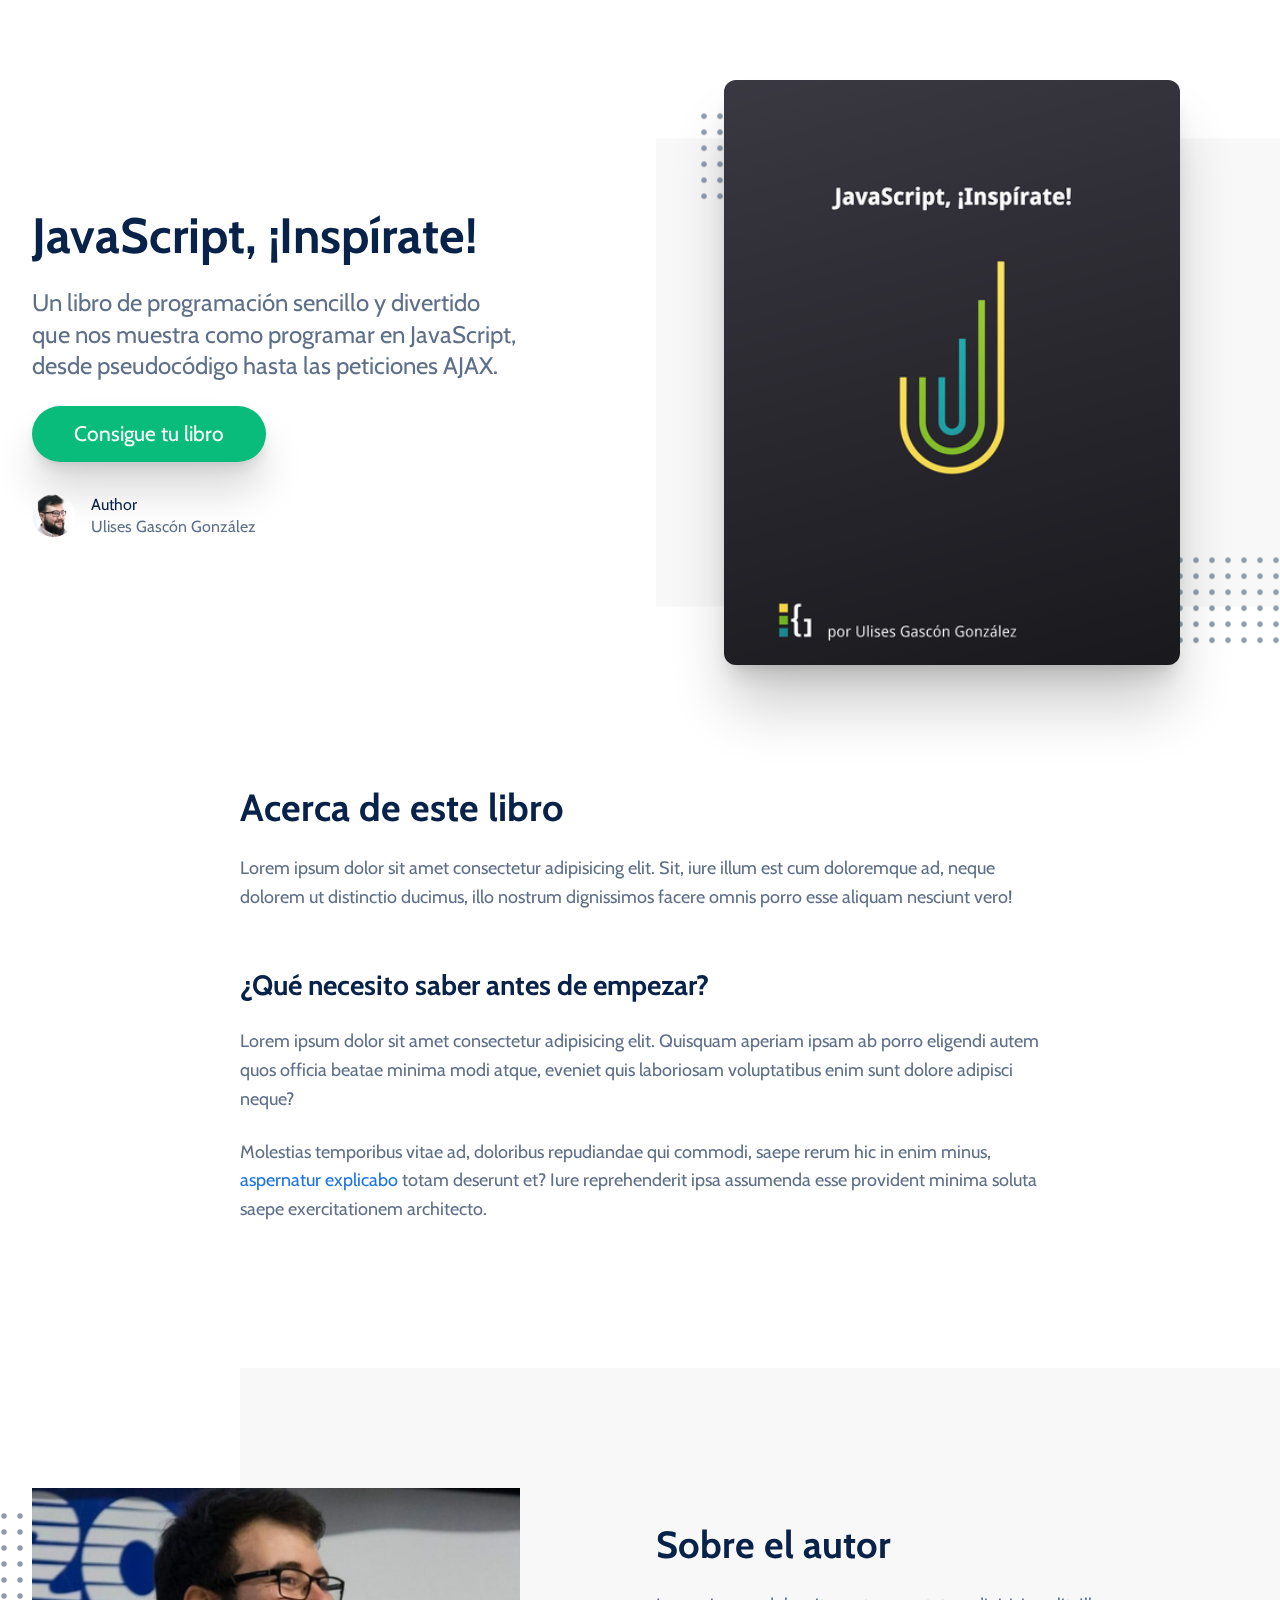
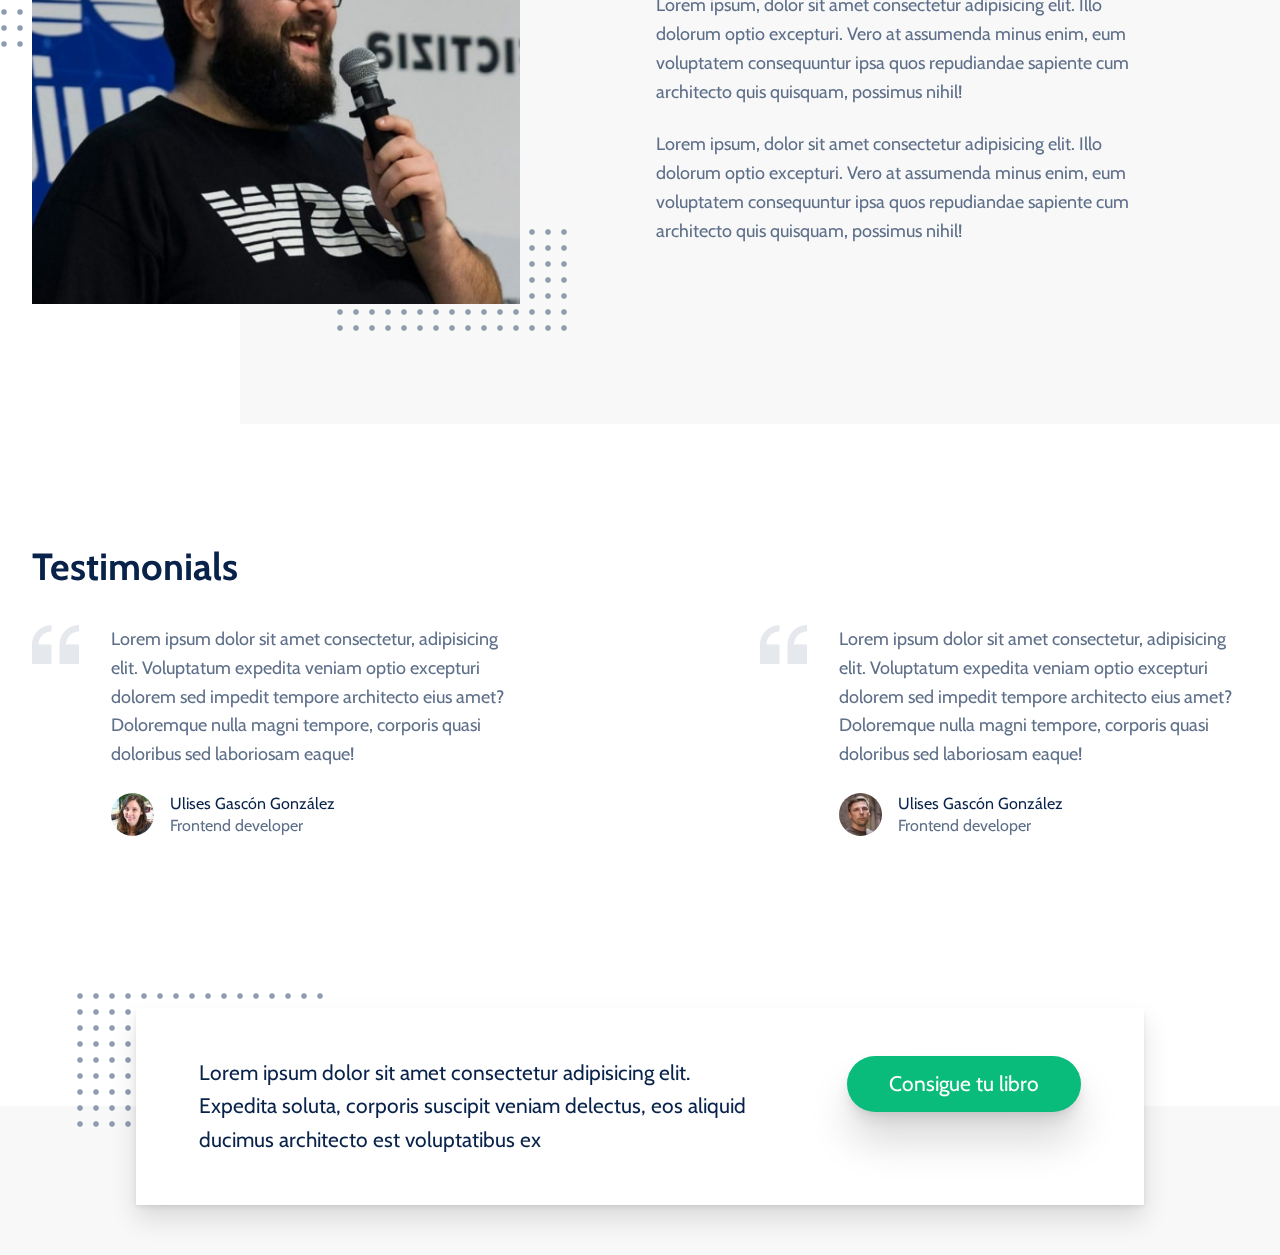
<file: index.html>
<!DOCTYPE html>
<html lang="es">
<head>
    <meta charset="UTF-8">
    <meta name="viewport" content="width=device-width, initial-scale=1.0">
    <title>JavaScript, ¡Inspírate!</title>
    <link href="https://fonts.googleapis.com/css2?family=Cabin:wdth,wght@0,200..900&display=swap" rel="stylesheet">
    <link rel="stylesheet" href="style.css">
</head>
<body>
<div class="global">
    <section class="grid">
        <div class="md:column-start-8 bg-book"></div>
        <div class="md:column-start-8 dots dots-book-top"></div>
        <div class="md:column-start-8 dots dots-book-bottom"></div>
        <div class="md:column-start-8 book">
            <div class="book-wrapper">
                <img src="img/book.png" width="456" height="585" alt="" />
                <div class="filter"></div>
            </div>
        </div>
        <div class="hero">
            <h1 class="title">JavaScript, ¡Inspírate!</h1>
            <h2 class="subtitle">Un libro de programación sencillo y divertido que nos muestra como programar en JavaScript, desde pseudocódigo hasta las peticiones AJAX.</h2>
            <div class="margin-bottom"><a href="#" class="button">Consigue tu libro</a></div>
            <div class="person">
                <div class="person__avatar">
                    <img src="img/author.jpg" alt="" width="43" height="43" class="avatar">
                </div>
                <div>
                    <div class="color-dark">Author</div>
                    <div>Ulises Gascón González</div>
                </div>
            </div>
        </div>
    </section>
    <div class="grid">
        <div class="details">
            <h2>Acerca de este libro</h2>
            <div>
                <p>Lorem ipsum dolor sit amet consectetur adipisicing elit. Sit, iure illum est cum doloremque ad, neque dolorem ut distinctio ducimus, illo nostrum dignissimos facere omnis porro esse aliquam nesciunt vero!</p>
            </div>
            <h3>¿Qué necesito saber antes de empezar?</h3>
            <div>
                <p>Lorem ipsum dolor sit amet consectetur adipisicing elit. Quisquam aperiam ipsam ab porro eligendi autem quos officia beatae minima modi atque, eveniet quis laboriosam voluptatibus enim sunt dolore adipisci neque?</p>
                <p>Molestias temporibus vitae ad, doloribus repudiandae qui commodi, saepe rerum hic in enim minus, <a href="#">aspernatur explicabo</a> totam deserunt et? Iure reprehenderit ipsa assumenda esse provident minima soluta saepe exercitationem architecto.</p>
            </div>
        </div>
    </div>
    <div class="grid grid--about">
        <div class="about-bg"></div>
        <div class="about-photo">
            <div class="dots dots-author-top"></div>
            <div class="dots dots-author-bottom"></div>
            <img src="img/photo-author.jpg" alt="" width="528" height="450">
        </div>
        <div class="about">
            <h2>Sobre el autor</h2>
            <div>
                <p>Lorem ipsum, dolor sit amet consectetur adipisicing elit. Illo dolorum optio excepturi. Vero at assumenda minus enim, eum voluptatem consequuntur ipsa quos repudiandae sapiente cum architecto quis quisquam, possimus nihil!</p>
                <p>Lorem ipsum, dolor sit amet consectetur adipisicing elit. Illo dolorum optio excepturi. Vero at assumenda minus enim, eum voluptatem consequuntur ipsa quos repudiandae sapiente cum architecto quis quisquam, possimus nihil!</p>
            </div>
        </div>
    </div>
    <section class="grid grid--testimonial">
        <h2>Testimonials</h2>
        <div class="testimonial">
            <div class="testimonial__icon">
                <svg xmlns="http://www.w3.org/2000/svg" width="47" height="38.953" viewBox="0 0 47 38.953">
                    <path d="M28.477,0A19.534,19.534,0,0,0,9,19.477V38.953H28.477V19.477H15.492A12.94,12.94,0,0,1,28.477,6.492ZM56,0A19.534,19.534,0,0,0,36.523,19.477V38.953H56V19.477H43.016A12.94,12.94,0,0,1,56,6.492Z" transform="translate(-9)" fill="currentColor"/>
                </svg>
            </div>
            <div>
            <div class="testimonial__content">
                <p>Lorem ipsum dolor sit amet consectetur, adipisicing elit. Voluptatum expedita veniam optio excepturi dolorem sed impedit tempore architecto eius amet? Doloremque nulla magni tempore, corporis quasi doloribus sed laboriosam eaque!</p>
                </div>
                <div class="person">
                    <div class="person__avatar"><img src="img/testimonial-1.jpg" alt="" width="43" height="43" class="avatar"></div>
                    <div>
                        <div class="color-dark">Ulises Gascón González</div>
                        <div>Frontend developer</div>
                    </div>
                </div>
            </div>
        </div>
        <div class="testimonial">
            <div class="testimonial__icon">
                <svg xmlns="http://www.w3.org/2000/svg" width="47" height="38.953" viewBox="0 0 47 38.953">
                    <path d="M28.477,0A19.534,19.534,0,0,0,9,19.477V38.953H28.477V19.477H15.492A12.94,12.94,0,0,1,28.477,6.492ZM56,0A19.534,19.534,0,0,0,36.523,19.477V38.953H56V19.477H43.016A12.94,12.94,0,0,1,56,6.492Z" transform="translate(-9)" fill="currentColor"/>
                </svg>
            </div>
            <div>
            <div class="testimonial__content">
                <p>Lorem ipsum dolor sit amet consectetur, adipisicing elit. Voluptatum expedita veniam optio excepturi dolorem sed impedit tempore architecto eius amet? Doloremque nulla magni tempore, corporis quasi doloribus sed laboriosam eaque!</p>
                </div>
                <div class="person">
                    <div class="person__avatar"><img src="img/testimonial-2.jpg" alt="" width="43" height="43" class="avatar"></div>
                    <div>
                        <div class="color-dark">Ulises Gascón González</div>
                        <div>Frontend developer</div>
                    </div>
                </div>
            </div>
        </div>
    </section>
    <section class="grid grid--callout">
        <div class="dots dots-callout"></div>
        <div class="callout">
            <div class="callout__content">
                <p>Lorem ipsum dolor sit amet consectetur adipisicing elit. Expedita soluta, corporis suscipit veniam delectus, eos aliquid ducimus architecto est voluptatibus ex</p>
            </div>
            <div>
                <a href="#" class="button">Consigue tu libro</a>
            </div>
        </div>
    </section>
</div>
</body>
</html>
</file>
<file: style.css>
:root {
    --section-gap: 100px;
    --inner-gap: 80px;

    /* colors */
    --hb-color-background: #F8F8F8;
    --hb-color-dots: #8F9CB0;
    --hb-color-primary: #09BC7B;
    --hb-color-primary-dark: #08A86E;
    --hb-color-link: #1A73E8;
    --hb-color-text: #08224A;
    --hb-color-text-light: #5E6F89;
    --hb-color-testimonial-icon: #E5E8EC;

    /* text size */
    --h1: 32px;
    --h2: 26px;
    --h3: 22px;

    --text-xl: 20px;
    --text-lg: 18px;
    --text-md: 16px;
    --text-sm: 14px;

    --space-md: 24px;
    --space-lg: 32px;
    --space-xl: 40px;

    /* decoration */
    --shadow-md:  0 0.9px 1.5px rgba(0, 0, 0, 0.03), 
        0 3.1px 5.5px rgba(0, 0, 0, 0.08), 
        0 14px 25px rgba(0, 0, 0, 0.12); 
    --shadow-lg:  0 1.2px 1.9px -1px rgba(0, 0, 0, 0.014), 
        0 3.3px 5.3px -1px rgba(0, 0, 0, 0.038), 
        0 8.5px 12.7px -1px rgba(0, 0, 0, 0.085), 
        0 30px 42px -1px rgba(0, 0, 0, 0.15);
    --shadow-xl:  0 1.5px 2.1px -6px rgba(0, 0, 0, 0.012), 
        0 3.6px 5.2px -6px rgba(0, 0, 0, 0.035), 
        0 7.3px 10.6px -6px rgba(0, 0, 0, 0.07), 
        0 16.2px 21.9px -6px rgba(0, 0, 0, 0.117), 
        0 46px 60px -6px rgba(0, 0, 0, 0.2);
}

@media (min-width: 780px) {
    :root {
        --h1: 39px;
        --h2: 31.25px;
        --h3: 25px;

        /* como máximo será  */
        --section-gap: min(calc(5vw + 80px), 120px);
    }
}
@media (min-width: 1280px) {
    :root {
        --h1: 50px;
        --h2: 37.9px;
        --h3: 28px;

        --text-xl: 24px;
        --text-lg: 21px;
        --text-md: 18px;
        --text-sm: 16px;
    }
}

/* base */
* {
    margin: 0; 
    padding: 0; 
    border: 0; 
    box-sizing: border-box;
}
a {
    color: var(--hb-color-link);
    text-decoration: none;
}
img {
    display: block;
    max-width: 100%;
    height: auto;
}
/* todos los enlace excepto los que tenga la clase .button */
a:not(.button):hover {
    text-decoration: underline;
}
.global {
    display: grid;
    row-gap: var(--section-gap);
    padding-top: 40px;
}
@media (min-width: 780px) {
    .global {
        padding-top: 80px;
    }
}

/* typography */
body {
    font-family: 'Cabin', -apple-system, system-ui, sans-serif;
    color: var(--hb-color-text-light);
    font-size: var(--text-md);
    line-height: 1.6;
}
h1, h2, h3 {
    color: var(--hb-color-text);
    line-height: calc(2ex + 8px);
}

h1 {
    /* el primero valor es el mínimo, el último es el máximo y el del medio es el dinámico */
    font-size: clamp(32px, calc(24px + 2vw), 50px) ;
}
h2 {
    font-size: var(--h2);
}
h3 {
    font-size: var(--h3);
}
h1, h2, h3, p {
    margin-bottom: var(--space-md) ;
}

h3 {
    padding-top: var(--space-lg) ;
}

/* grid */
.grid {
    display: grid;
    row-gap: var(--inner-gap);
    grid-template-columns: var(--space-lg) [page-start narrow-start] 1fr [page-end narrow-end] var(--space-lg);
}

.grid > * {
    grid-column-start: page-start;
    grid-column-end: page-end;
}

/* shared */
.color-dark {
    color: var(--hb-color-text);
}
.margin-bottom {
    margin-bottom: var(--space-lg);
}
.dots {
    background-image: radial-gradient(circle, var(--hb-color-dots) 20%, transparent calc(20% + 1px));
    background-size: 16px 16px;
 }
 
 .button {
     display: inline-flex;   
     background-color: var(--hb-color-primary);
     border-radius: 999em;
     height: 56px;
     padding: 0 42px;
     place-items: center;
     text-decoration:none;
     color: #ffffff;
     box-shadow: var(--shadow-lg);
     font-size: var(--text-lg);
 }
 .person {
    font-size: var(--text-sm);
    line-height: 1.4;
    display: flex;
 }
    .person__avatar {
        flex: 0 0 43px;
        margin-right: 16px; }

.avatar {
    width: 43px;
    height: 43px;
    object-fit: cover;
    border-radius: 50%;
}

/* Hero */
.book {
    grid-row-start: 1;
}
.book-wrapper {
    position: relative;
    max-width: 456px;
    margin: 0 auto;
    border-radius: 12px;
    overflow: hidden;
    width: 80%;
    display: grid;
    box-shadow: var(--shadow-xl);
}

/* es el navegador soporte fit-content entrará en esta media querie */
@supports (width: fit-content) {
    .book-wrapper {
        max-width: 80%;
        width: fit-content;
    }
}

.filter {
    background-image: linear-gradient(-15deg, rgba(0,0,0,.3), rgba(255,255,255,.6));
    mix-blend-mode: overlay
}

/* todos los hijos diretos estarán superpuesto y ocupando el ancho y alto completo*/
.book-wrapper > * {
    grid-area: 1/-1;
}
.bg-book {
    grid-row-start: 1;
    grid-column-end: -1;
    background-color: var(--hb-color-background);
    transform: scaleY(.8);
}

.dots-book-bottom {
    position: relative;
    width: 140px;
    height: 94px;
    grid-row-start: 1;
    grid-column-end: -1;
    align-self: flex-end;
    justify-self: right;
    transform: translate(0, -20%);
}
.dots-book-top {
    width: 140px;
    height: 94px;
    grid-row-start: 1;
    position: relative;
    transform: translate(10px, 20%);
}

.subtitle {
    color: var(--hb-color-text-light);
    font-size: var(--text-xl);
    font-weight: 400;
}
.details {
    grid-column-start: narrow-start;
    grid-column-end: narrow-end;
}

@media(min-width: 780px) {
    .grid {
        grid-template-columns: minmax(0, auto) [page-start] minmax(1%, 80px) [narrow-start] repeat(10, minmax(1%, 80px)) [narrow-end]  minmax(1%, 80px) [page-end] minmax(0, auto); 
        column-gap: var(--space-lg);
    }
    .hero {
        grid-column-end: span 6;
        align-self: center;
    }
    .dots-book-top {
        transform: translate(40px, 30%);
    }
    /* para utilizar carazteres especiales dentro de una clase tenemos que utilizar  "\" */
    .md\:column-start-8 {
        grid-column-start:8;
    }
}

@media(min-width: 1280px) {
    .grid {
        grid-template-columns: minmax(0, auto) [page-start] repeat(2, minmax(1%, 80px)) [narrow-start] repeat(8, minmax(1%, 80px)) [narrow-end]  repeat(2, minmax(1%, 80px)) [page-end] minmax(0, auto); 
    }
    .hero {
        grid-column-end: span 5;
    }
}

/* About */
.grid--about {
    --inner-gap: 0;
    background-color: var(--hb-color-background);
}
.about-photo {
    transform: translateY(-42px);
    position: relative;
}
.about {
    padding: var(--space-lg) 0;
}
.about-photo img {
    max-width: 80%;
    margin: 0 auto;
    position: relative;
}
.dots-author-top {
    width: 80px;
    height: 60px;
    position: absolute;
    top: 0;
    left: 0;
    transform: translate(-4px, 20px);
}
.dots-author-bottom {
    width: 180px;
    height: 60px;
    position: absolute;
    bottom: 0;
    right: 0;
    transform: translate(6px, 30px);
}

@media(min-width: 780px) {
    .grid--about { 
        background-color: initial;
        grid-template-rows: var(--section-gap) 1fr var(--section-gap);
    }
    .about-bg  {
        grid-row-start: 1;
        grid-row-end: -1;
        grid-column-start: 4;
        grid-column-end: -1;
        background-color: var(--hb-color-background);
    }
    .about-photo {
        grid-row-start: 2;
        grid-column-end: 7;
        transform: unset;
    }
    .about {
        grid-row-start: 2;
        grid-column-start: 8;
        position: relative;
        align-self: center;
    }
    .about-photo img {
        width: 100%;
        max-width: 100%;
        position: relative;
        margin: 0;
    }
    .dots-author-top {
        height: 140px;
        transform: translate(-36px, 20px);
    }
    .dots-author-bottom {
        width: 240px;
        height: 114px;
        transform: translate(52px, 34px);
    }
}
@media(min-width: 1280px) {
    .about {
        grid-column-end: span 5;
    }
}

/* testimonials */
/* podemos cambiar directame el valor de la variable para reducir el espacio en esta sección en concreto */
.grid--testimonial {
    --inner-gap: 12px;
}
.testimonial {
    display: grid;
    grid-template-columns: auto 1fr;
    column-gap: var(--space-lg);
}
.testimonial:not(:last-child) {
    margin-bottom: var(--space-xl);
}
.testimonial__icon {
    color:var(--hb-color-testimonial-icon) ;
}
@media(min-width: 780px) {
    /* repetir el selector aumenta la especificidad */
    .testimonial.testimonial {
        grid-column-end: span 6;
        margin-bottom: 0;
    }
    .testimonial:nth-of-type(2n) {
        grid-column-start: 8;
    }
}
@media(min-width: 1280px) {
    .testimonial.testimonial {
        grid-column-end: span 5;
    }
    .testimonial:nth-of-type(2n) {
        grid-column-start: 9;
    }
}


/* callout */
.grid--callout {
    padding: 50px 0;
    /* el fondo es 50% gris y 50% transparente, para simular el efecto de superposición */
    background-image: linear-gradient(transparent 50%, var(--hb-color-background) 50%);
}
.callout {
    grid-row-start: 1;
    padding: 48px max(32px, 6.25%);
    box-shadow: var(--shadow-md);
    background-color: #ffffff;
    display: grid;
    font-size: var(--text-lg);
    color: var(--hb-color-text);
    position: relative;
}

.dots-callout {
    width: 260px;
    height: 140px;
    grid-row-start: 1;
    transform: translate(-32px, -20px);
}
@media(min-width: 780px) {
    .callout {
        grid-template-columns: 1fr auto;
        column-gap: 10%;
    }
    .callout__content p:last-child {
        margin-bottom: 0;
    }
}

@media(min-width: 1280px) {
    .callout {
        grid-column-start: 3;
        grid-column-end: -3;
    }
    .dots-callout {
        grid-column-start: 3;
        transform: translate(-64px, -20px);
    } 
}
</file>
